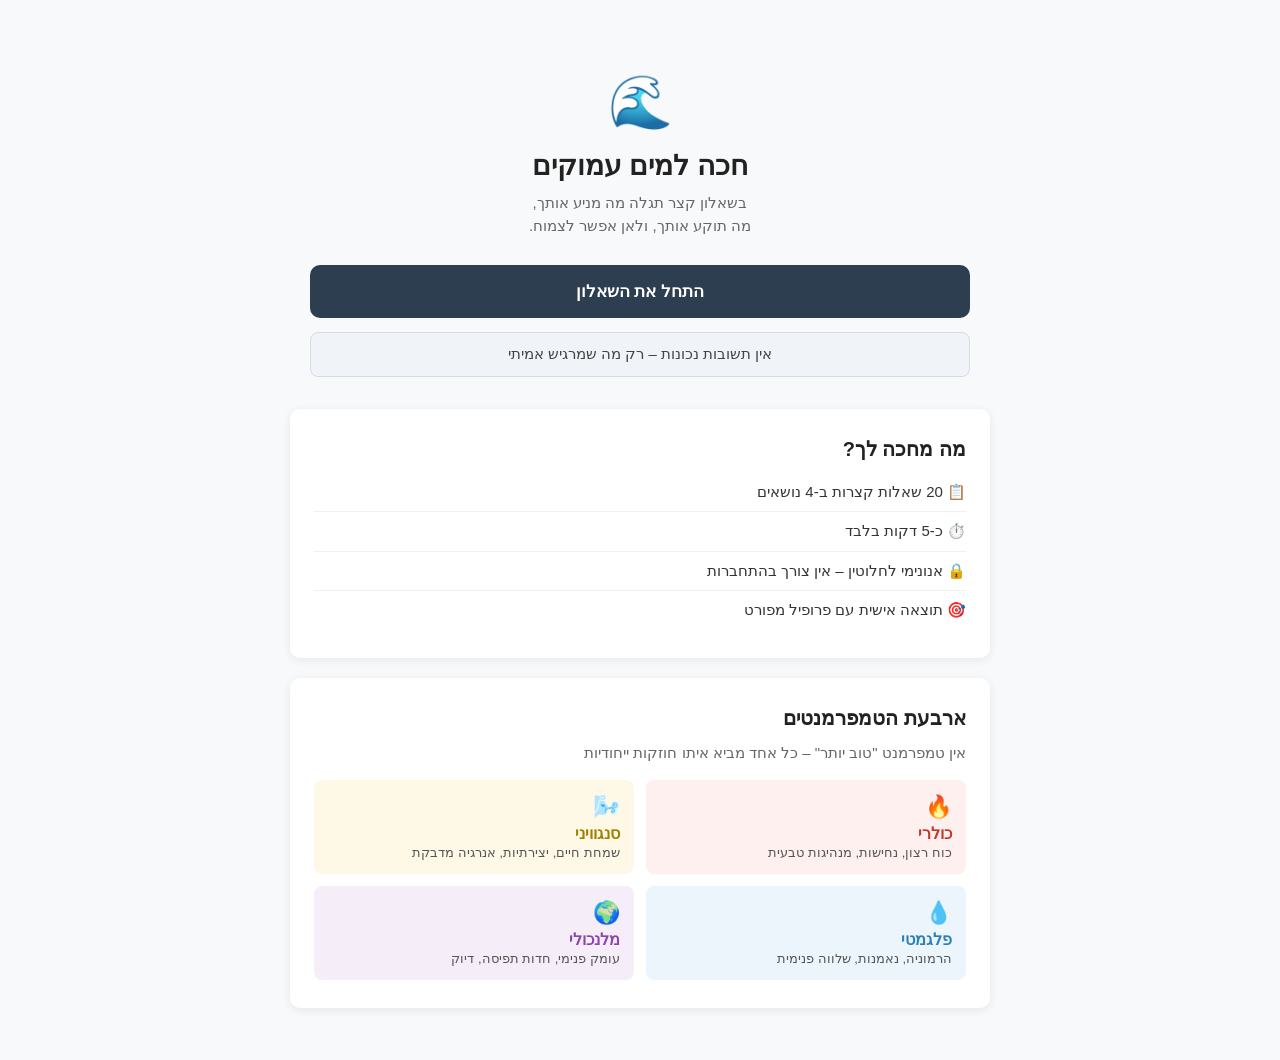
<file: index.html>
<!DOCTYPE html>
<html lang="he" dir="rtl">
<head>
  <meta charset="UTF-8">
  <meta name="viewport" content="width=device-width, initial-scale=1.0">
  <title>חכה למים עמוקים – שאלון טמפרמנט</title>
  <link rel="stylesheet" href="style.css">
</head>
<body>

  <div class="container">

    <!-- Hero -->
    <div class="hero">
      <div class="hero-emoji">🌊</div>
      <h1>חכה למים עמוקים</h1>
      <p class="subtitle">
        בשאלון קצר תגלה מה מניע אותך,<br>
        מה תוקע אותך, ולאן אפשר לצמוח.
      </p>
      <a href="questionnaire.html" class="btn btn-primary">התחל את השאלון</a>
      <p style="font-size:15px;color:#444;margin:14px 0 0;text-align:center;background:#F0F4F8;border:1px solid #D5DCE4;border-radius:8px;padding:10px 16px;line-height:1.5;">אין תשובות נכונות – רק מה שמרגיש אמיתי</p>
    </div>

    <!-- מידע על השאלון -->
    <div class="card">
      <h2>מה מחכה לך?</h2>
      <ul class="profile-list">
        <li>📋 20 שאלות קצרות ב-4 נושאים</li>
        <li>⏱️ כ-5 דקות בלבד</li>
        <li>🔒 אנונימי לחלוטין – אין צורך בהתחברות</li>
        <li>🎯 תוצאה אישית עם פרופיל מפורט</li>
      </ul>
    </div>

    <!-- ארבעת הטמפרמנטים -->
    <div class="card">
      <h2>ארבעת הטמפרמנטים</h2>
      <p class="subtitle" style="margin-bottom: 16px;">אין טמפרמנט "טוב יותר" – כל אחד מביא איתו חוזקות ייחודיות</p>
      <div style="display: grid; grid-template-columns: 1fr 1fr; gap: 12px;">
        <div style="background: #FEF0EF; border-radius: 8px; padding: 14px;">
          <div style="font-size: 22px;">🔥</div>
          <div style="font-weight: bold; color: var(--color-C); margin: 4px 0 2px;">כולרי</div>
          <div style="font-size: 13px; color: #555;">כוח רצון, נחישות, מנהיגות טבעית</div>
        </div>
        <div style="background: #FEF9E7; border-radius: 8px; padding: 14px;">
          <div style="font-size: 22px;">🌬️</div>
          <div style="font-weight: bold; color: #A08000; margin: 4px 0 2px;">סנגוויני</div>
          <div style="font-size: 13px; color: #555;">שמחת חיים, יצירתיות, אנרגיה מדבקת</div>
        </div>
        <div style="background: #EBF5FB; border-radius: 8px; padding: 14px;">
          <div style="font-size: 22px;">💧</div>
          <div style="font-weight: bold; color: var(--color-P); margin: 4px 0 2px;">פלגמטי</div>
          <div style="font-size: 13px; color: #555;">הרמוניה, נאמנות, שלווה פנימית</div>
        </div>
        <div style="background: #F5EEF8; border-radius: 8px; padding: 14px;">
          <div style="font-size: 22px;">🌍</div>
          <div style="font-weight: bold; color: var(--color-M); margin: 4px 0 2px;">מלנכולי</div>
          <div style="font-size: 13px; color: #555;">עומק פנימי, חדות תפיסה, דיוק</div>
        </div>
      </div>
    </div>


  </div>

</body>
</html>
</file>
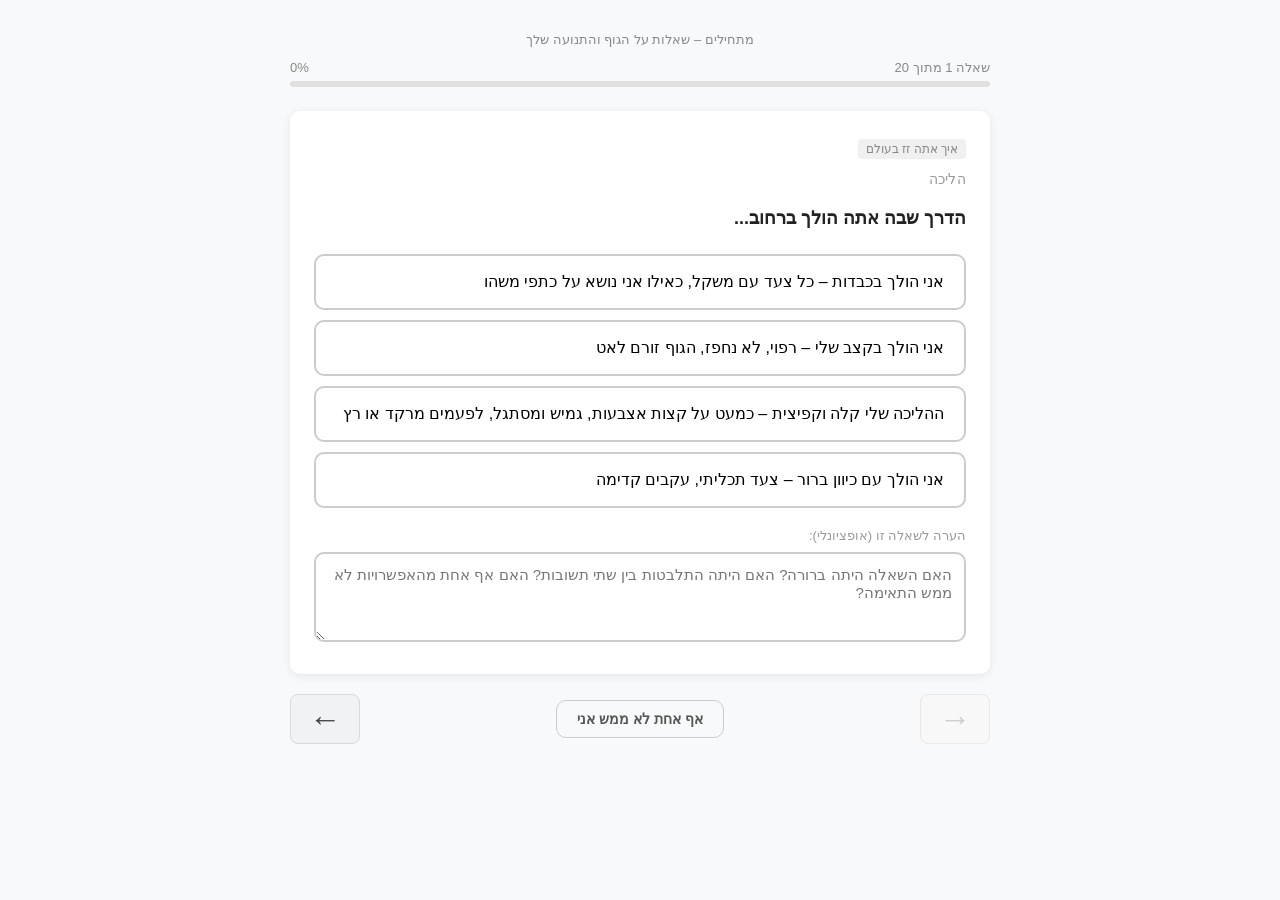
<file: questionnaire.html>
<!DOCTYPE html>
<html lang="he" dir="rtl">
<head>
  <meta charset="UTF-8">
  <meta name="viewport" content="width=device-width, initial-scale=1.0">
  <title>שאלון טמפרמנט – חכה למים עמוקים</title>
  <link rel="stylesheet" href="style.css">
  <style>
    /* ─── מצב טעינה ─── */
    #loading-screen {
      text-align: center;
      padding: 60px 20px;
      color: #888;
      font-size: 16px;
    }
    #loading-screen .spinner {
      font-size: 36px;
      display: block;
      margin-bottom: 16px;
      animation: spin 1.2s linear infinite;
    }
    @keyframes spin { to { transform: rotate(360deg); } }

    /* ─── כרטיס שאלה – כניסה ─── */
    #question-card {
      animation: fadeIn 0.25s ease;
    }
    @keyframes fadeIn { from { opacity: 0; transform: translateY(6px); } to { opacity: 1; transform: none; } }

    /* ─── שורת ניווט ─── */
    .nav-row {
      display: flex;
      justify-content: space-between;
      align-items: center;
      margin-top: 16px;
    }

    /* ─── מוני תשובות ─── */
    .answered-count {
      font-size: 12px;
      color: #aaa;
      text-align: center;
      margin-top: 10px;
    }
    .answered-count span {
      color: #27AE60;
      font-weight: bold;
    }
  </style>
</head>
<body>

<div class="container">

  <!-- מסך טעינה -->
  <div id="loading-screen">
    <i class="spinner">🌊</i>
    טוען שאלון...
  </div>

  <!-- תוכן השאלון (מוסתר עד טעינה) -->
  <div id="questionnaire-content" style="display:none;">

    <!-- ─── הודעת שלב דינמית ─── -->
    <div id="progress-message" style="font-size:13px;color:#888;text-align:center;margin-bottom:10px;min-height:18px;"></div>

    <!-- ─── Progress Bar ─── -->
    <div class="progress-wrap">
      <div class="progress-label">
        <span id="progress-text">שאלה 1 מתוך 20</span>
        <span id="progress-pct">0%</span>
      </div>
      <div class="progress-bar-bg">
        <div class="progress-bar-fill" id="progress-fill" style="width:0%"></div>
      </div>
    </div>

    <!-- ─── כרטיס שאלה ─── -->
    <div class="card" id="question-card">

      <!-- מטא -->
      <div class="category-badge" id="q-category"></div>
      <h2 id="q-topic" style="margin-bottom:10px;font-size:14px;font-weight:normal;color:#999;letter-spacing:0.3px;"></h2>
      <p id="q-text" style="margin-bottom:22px;font-size:18px;font-weight:bold;color:#222;line-height:1.5;"></p>

      <!-- תשובות -->
      <div id="answers-container"></div>

      <!-- הערה אופציונלית -->
      <div style="margin-top:18px;">
        <label style="font-size:13px;color:#999;">הערה לשאלה זו (אופציונלי):</label>
        <textarea class="feedback-area" id="q-feedback"
          placeholder="האם השאלה היתה ברורה? האם היתה התלבטות בין שתי תשובות? האם אף אחת מהאפשרויות לא ממש התאימה?"></textarea>
      </div>

    </div>

    <!-- ─── ניווט ─── -->
    <div class="nav-row">
      <button class="nav-arrow" id="btn-prev" onclick="navigate(-1)" title="שאלה קודמת">→</button>
      <button class="btn btn-secondary" id="btn-skip" onclick="navigate(1)">אף אחת לא ממש אני</button>
      <button class="nav-arrow" id="btn-next" onclick="navigate(1)" title="שאלה הבאה">←</button>
    </div>

    <!-- מונה תשובות -->
    <p class="answered-count" id="answered-count"></p>

    <!-- ─── כפתור סיום (מופיע בשאלה האחרונה) ─── -->
    <div style="margin-top:20px;display:none;" id="submit-wrap">
      <button class="btn btn-primary" onclick="submitQuestionnaire()">סיים וקבל תוצאה ←</button>
      <div class="error-msg" id="submit-error">
        ענית על <span id="err-count">0</span> שאלות. יש לענות על לפחות 12 לפני קבלת התוצאה.
      </div>
    </div>

  </div><!-- /questionnaire-content -->

</div><!-- /container -->

<script src="data.js"></script>
<script src="app.js"></script>
</body>
</html>
</file>
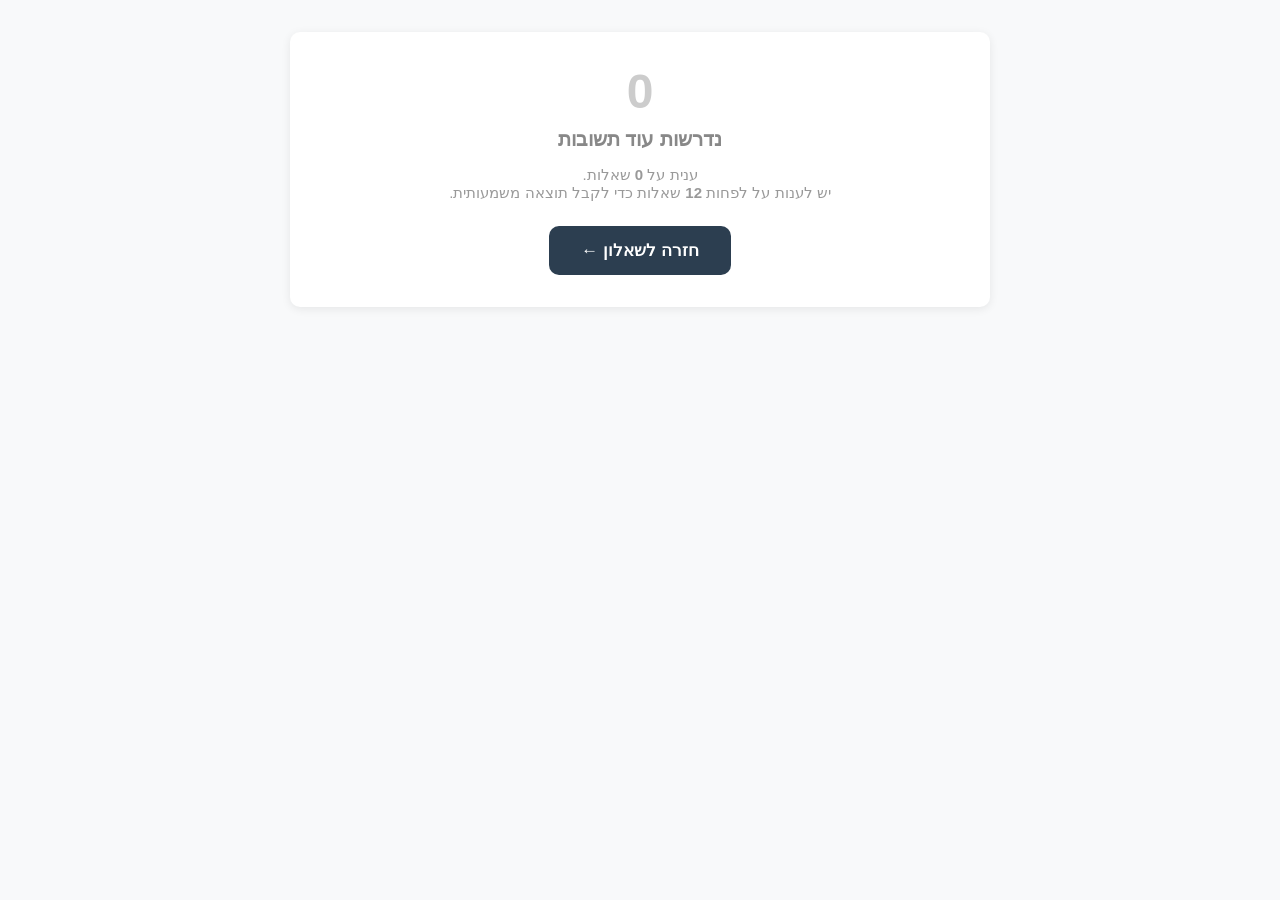
<file: results.html>
<!DOCTYPE html>
<html lang="he" dir="rtl">
<head>
  <meta charset="UTF-8">
  <meta name="viewport" content="width=device-width, initial-scale=1.0">
  <title>התוצאה שלך – חכה למים עמוקים</title>
  <link rel="stylesheet" href="style.css">
  <style>
    /* ─── הכרזת תוצאה ─── */
    .announcement-emoji {
      font-size: 56px;
      text-align: center;
      margin-bottom: 12px;
      animation: popIn 0.4s cubic-bezier(0.175, 0.885, 0.32, 1.275);
    }
    @keyframes popIn {
      from { transform: scale(0.5); opacity: 0; }
      to   { transform: scale(1);   opacity: 1; }
    }
    .announcement-name {
      text-align: center;
      font-size: 28px;
      font-weight: bold;
      margin-bottom: 4px;
    }
    .announcement-spark {
      text-align: center;
      font-size: 14px;
      color: #777;
      margin-bottom: 16px;
      line-height: 1.5;
    }
    .type-label {
      display: block;
      text-align: center;
      font-size: 13px;
      font-weight: bold;
      letter-spacing: 0.5px;
      padding: 5px 14px;
      border-radius: 20px;
      margin: 0 auto 8px;
      width: fit-content;
    }
    .type-pure         { background: #FEF0EF; color: #C0392B; }
    .type-mixed_clear  { background: #EAF4FF; color: #1a5f9e; }
    .type-mixed_unclear{ background: #FEF9E7; color: #7D6608; }
    .type-ambiguous    { background: #F4ECF7; color: #6C3483; }
    .type-too_few      { background: #FDFEFE; color: #566573; border: 1px solid #ccc; }

    .secondary-hint {
      text-align: center;
      font-size: 14px;
      color: #555;
      margin-bottom: 16px;
    }

    /* ─── גרף עמודות ─── */
    .score-bars     { margin: 20px 0 8px; }
    .score-row      { display: flex; align-items: center; gap: 10px; margin-bottom: 10px; }
    .score-label    { width: 80px; font-size: 13px; flex-shrink: 0; }
    .score-bar-bg   { flex: 1; height: 18px; background: #EBEBEB; border-radius: 4px; overflow: hidden; }
    .score-bar-fill { height: 100%; border-radius: 4px; transition: width 0.6s ease; }
    .score-pct      { width: 34px; text-align: left; font-size: 13px; color: #666; flex-shrink: 0; }

    /* ─── כרטיס too_few ─── */
    .toofew-card { text-align: center; padding: 32px 20px; }
    .toofew-card .big-num {
      font-size: 48px; font-weight: bold; color: #CCC; margin-bottom: 8px;
    }

    /* ─── פאנל דב לבדיקות ─── */
    #dev-panel {
      display: none;
      background: #F0F4F8;
      border: 1px dashed #AAA;
      border-radius: 8px;
      padding: 14px;
      margin-bottom: 16px;
    }
    #dev-panel h4 { margin: 0 0 10px; font-size: 13px; color: #666; }
    .dev-btn {
      display: inline-block;
      margin: 4px;
      padding: 6px 12px;
      border: 1px solid #999;
      border-radius: 6px;
      font-size: 12px;
      cursor: pointer;
      background: #fff;
    }
    .dev-btn:hover { background: #e8e8e8; }
  </style>
</head>
<body>

<div class="container">

  <!-- ─── פאנל בדיקות (מוצג רק כש-?dev=1) ─── -->
  <div id="dev-panel">
    <h4>🧪 מצב פיתוח – בדיקת כל מצבי התוצאה</h4>
    <button class="dev-btn" onclick="testResult('pure')">pure (כולרי 65%)</button>
    <button class="dev-btn" onclick="testResult('mixed_clear')">mixed_clear (כולרי 50%)</button>
    <button class="dev-btn" onclick="testResult('mixed_unclear')">mixed_unclear (כולרי 40%)</button>
    <button class="dev-btn" onclick="testResult('ambiguous')">ambiguous (פיזור)</button>
    <button class="dev-btn" onclick="testResult('too_few')">too_few (5 תשובות)</button>
  </div>

  <!-- ─── מסך: too_few ─── -->
  <div id="screen-too-few" style="display:none;">
    <div class="card toofew-card">
      <div class="big-num" id="toofew-count">5</div>
      <h2 style="color:#888; margin-bottom:10px;">נדרשות עוד תשובות</h2>
      <p style="color:#999; font-size:15px; margin-bottom:24px;">
        ענית על <strong id="toofew-answered">5</strong> שאלות.<br>
        יש לענות על לפחות <strong>12</strong> שאלות כדי לקבל תוצאה משמעותית.
      </p>
      <a href="questionnaire.html" class="btn btn-primary" style="display:inline-block;width:auto;padding:14px 32px;">
        חזרה לשאלון ←
      </a>
    </div>
  </div>

  <!-- ─── מסך: הכרזת תוצאה ─── -->
  <div id="screen-announcement" style="display:none;">

    <div class="card">
      <!-- אמוג'י + שם -->
      <div class="announcement-emoji" id="ann-emoji"></div>
      <div class="announcement-name"  id="ann-name"></div>
      <div class="announcement-tagline" id="ann-tagline" style="font-size:15px;color:#444;line-height:1.7;text-align:center;margin:6px 0 10px;white-space:pre-line;"></div>
      <div class="announcement-spark" id="ann-spark"></div>

      <!-- תווית סוג -->
      <span class="type-label" id="ann-type-badge"></span>

      <!-- אם מעורב: שם המשני -->
      <div class="secondary-hint" id="ann-secondary" style="display:none;"></div>

      <!-- פס צבע -->
      <div class="profile-color-bar" id="ann-color-bar" style="margin:16px 0;"></div>

      <!-- גרף עמודות -->
      <div class="score-bars">
        <div class="score-row">
          <div class="score-label">🔥 כולרי</div>
          <div class="score-bar-bg"><div class="score-bar-fill" id="bar-C" style="width:0%;background:var(--color-C)"></div></div>
          <div class="score-pct" id="pct-C">0%</div>
        </div>
        <div class="score-row">
          <div class="score-label">🌬️ סנגוויני</div>
          <div class="score-bar-bg"><div class="score-bar-fill" id="bar-S" style="width:0%;background:var(--color-S)"></div></div>
          <div class="score-pct" id="pct-S">0%</div>
        </div>
        <div class="score-row">
          <div class="score-label">💧 פלגמטי</div>
          <div class="score-bar-bg"><div class="score-bar-fill" id="bar-P" style="width:0%;background:var(--color-P)"></div></div>
          <div class="score-pct" id="pct-P">0%</div>
        </div>
        <div class="score-row">
          <div class="score-label">🌍 מלנכולי</div>
          <div class="score-bar-bg"><div class="score-bar-fill" id="bar-M" style="width:0%;background:var(--color-M)"></div></div>
          <div class="score-pct" id="pct-M">0%</div>
        </div>
      </div>

      <!-- הסבר קצר לפי מצב -->
      <div id="ann-explanation" style="font-size:14px;color:#666;margin:12px 0 4px;line-height:1.6;text-align:center;"></div>

      <!-- disclaimer מתחת לגרף -->
      <div id="ann-disclaimer" style="font-size:13px;color:#999;text-align:center;margin:0 0 20px;line-height:1.5;"></div>

      <!-- טקסט מעל כפתור הפרופיל -->
      <p style="font-size:14px;color:#555;text-align:center;line-height:1.65;margin:0 0 14px;">
        הזיהוי הוא רק הצעד הראשון.<br>
        בפרופיל האישי תוכל לראות איך הטמפרמנט הזה מתבטא בתוכך,
        במפגש עם אחרים, ובמקומות שבהם אפשר לגדול.
      </p>

      <!-- כפתור למעבר לפרופיל -->
      <button class="btn btn-primary" onclick="showFullProfile()">
        לפרופיל האישי שלי ←
      </button>
    </div>
  </div>

  <!-- ─── מסך: פרופיל מלא (שלב 6) ─── -->
  <div id="screen-profile" style="display:none;">

    <!-- כרטיס כותרת מקוצר -->
    <div class="card" style="padding:16px 20px;margin-bottom:12px;">
      <div style="display:flex;align-items:center;gap:10px;">
        <span id="prof-emoji" style="font-size:28px;"></span>
        <div>
          <div id="prof-name" style="font-weight:bold;font-size:18px;"></div>
          <div id="prof-spark" style="font-size:13px;color:#888;"></div>
        </div>
      </div>
    </div>

    <!-- טאבים -->
    <div class="card">
      <div class="tabs">
        <button class="tab-btn active" onclick="switchTab('built',this)">כך אני בנוי</button>
        <button class="tab-btn" onclick="switchTab('relations',this)">כך אני ביחסים</button>
        <button class="tab-btn" onclick="switchTab('works',this)">מה עובד איתי</button>
        <button class="tab-btn" onclick="switchTab('growth',this)">מתנות וצמיחה</button>
      </div>
      <div id="tab-built"     class="tab-panel active"><ul class="profile-list" id="list-built"></ul></div>
      <div id="tab-relations" class="tab-panel"><ul class="profile-list" id="list-relations"></ul></div>
      <div id="tab-works"     class="tab-panel"><ul class="profile-list" id="list-works"></ul></div>
      <div id="tab-growth"    class="tab-panel"><ul class="profile-list" id="list-growth"></ul></div>

      <!-- כרטיס טמפרמנט משני -->
      <div class="secondary-card" id="secondary-card" style="display:none;">
        <h3 id="secondary-title"></h3>
        <p  id="secondary-spark" style="font-size:14px;color:#555;line-height:1.5;margin:0;"></p>
      </div>
    </div>

    <!-- דירוג – רק לטהורים -->
    <div class="card" id="rating-card" style="display:none;">
      <h3 style="margin-bottom:6px;">עד כמה הפרופיל מרגיש נכון לך?</h3>
      <p style="font-size:13px;color:#999;margin:0 0 10px;">1 = בכלל לא מדויק &nbsp;·&nbsp; 5 = מדויק מאוד</p>
      <div style="display:flex;align-items:center;gap:12px;flex-wrap:wrap;">
        <div class="stars" id="stars-container">
          <span class="star" onclick="rateStar(1)">★</span>
          <span class="star" onclick="rateStar(2)">★</span>
          <span class="star" onclick="rateStar(3)">★</span>
          <span class="star" onclick="rateStar(4)">★</span>
          <span class="star" onclick="rateStar(5)">★</span>
        </div>
        <span id="rating-confirm" style="display:none;font-size:14px;color:#27AE60;">✓ תודה!</span>
      </div>
    </div>

    <!-- פידבק חופשי -->
    <div class="card">
      <h3 style="margin-bottom:8px;">משהו פגש אותך?</h3>
      <p style="font-size:14px;color:#777;margin:0 0 8px;line-height:1.5;">
        יש משפט שתפס אותך במיוחד? נשמח לדעת.
      </p>
      <textarea class="feedback-area" id="profile-feedback"
        placeholder="שתף אותנו ברגע שנגע בך..."></textarea>
      <div style="display:flex;align-items:center;gap:12px;margin-top:10px;">
        <button class="btn btn-secondary" onclick="submitProfileFeedback()">שלח</button>
        <span id="feedback-confirm" style="display:none;font-size:14px;color:#27AE60;">✓ תודה! הפידבק נשמר.</span>
      </div>
    </div>

    <!-- מה בהמשך -->
    <div class="card" style="background:#F8F9FA;border:1px solid #E8EAEC;">
      <h3 style="margin-bottom:10px;font-size:16px;">מה בהמשך</h3>
      <p style="font-size:14px;color:#555;line-height:1.75;margin:0;">
        בהמשך נפתח גם את החלק של "ביני לבין אחר", שבו תוכל לראות איך הטמפרמנט שלך פוגש אנשים אחרים, ואיך נכון יותר ליצור חיבור, להתמודד עם חיכוך, ולדבר בשפה שנשמעת.
      </p>
    </div>

    <div style="text-align:center;margin-top:8px;padding-bottom:24px;">
      <a href="index.html" class="btn btn-secondary">חזרה לדף הבית</a>
    </div>

  </div><!-- /screen-profile -->

</div><!-- /container -->

<script src="data.js"></script>
<script src="app.js"></script>
</body>
</html>
</file>
<file: style.css>
/* ===== RTL + בסיס ===== */
html, body {
  direction: rtl;
  font-family: "Segoe UI", Arial, sans-serif;
  font-size: 16px;
  background: #F8F9FA;
  margin: 0;
  padding: 0;
  color: #222;
}

/* ===== צבעי טמפרמנטים ===== */
:root {
  --color-C: #C0392B;  /* כולרי  – אדום  */
  --color-S: #D4AC0D;  /* סנגוויני – צהוב */
  --color-P: #2980B9;  /* פלגמטי – כחול  */
  --color-M: #8E44AD;  /* מלנכולי – סגול */
  --radius: 10px;
  --shadow: 0 2px 10px rgba(0,0,0,0.08);
}

/* ===== מיכל מרכזי ===== */
.container {
  max-width: 700px;
  margin: 0 auto;
  padding: 32px 24px;
}

/* ===== כרטיס ===== */
.card {
  background: #fff;
  border-radius: var(--radius);
  box-shadow: var(--shadow);
  padding: 28px 24px;
  margin-bottom: 20px;
}

/* ===== כותרות ===== */
h1 { font-size: 26px; margin: 0 0 8px; }
h2 { font-size: 20px; margin: 0 0 12px; }
h3 { font-size: 17px; margin: 0 0 8px; }

.subtitle {
  font-size: 15px;
  color: #666;
  margin: 0 0 24px;
  line-height: 1.5;
}

/* ===== כפתורים ===== */
.btn {
  display: inline-block;
  padding: 14px 28px;
  border: none;
  border-radius: var(--radius);
  font-size: 16px;
  font-weight: bold;
  cursor: pointer;
  text-decoration: none;
  transition: opacity 0.2s, transform 0.1s;
}
.btn:active { transform: scale(0.98); }

.btn-primary {
  background: #2C3E50;
  color: #fff;
  width: 100%;
  text-align: center;
  box-sizing: border-box;
  font-size: 17px;
  padding: 16px;
}
.btn-primary:hover { opacity: 0.88; }

.btn-secondary {
  background: transparent;
  color: #555;
  border: 1px solid #ccc;
  font-size: 14px;
  padding: 10px 20px;
}
.btn-secondary:hover { background: #f0f0f0; }

/* ===== כפתורי תשובה ===== */
.answer-btn {
  display: block;
  width: 100%;
  min-height: 56px;
  margin: 10px 0;
  padding: 14px 20px;
  text-align: right;
  border: 2px solid #CCC;
  border-radius: var(--radius);
  background: #FFF;
  cursor: pointer;
  font-size: 16px;
  font-family: inherit;
  line-height: 1.4;
  transition: border-color 0.15s, background 0.15s;
  box-sizing: border-box;
}
.answer-btn:hover  { border-color: #27AE60; background: #f5fdf7; }
.answer-btn.selected { background: #D5F5E3; border-color: #27AE60; }

/* ===== Progress Bar ===== */
.progress-wrap {
  margin-bottom: 24px;
}
.progress-label {
  font-size: 13px;
  color: #888;
  margin-bottom: 6px;
  display: flex;
  justify-content: space-between;
}
.progress-bar-bg {
  height: 6px;
  background: #E0E0E0;
  border-radius: 3px;
  overflow: hidden;
}
.progress-bar-fill {
  height: 100%;
  background: #27AE60;
  border-radius: 3px;
  transition: width 0.3s ease;
}

/* ===== ניווט בין שאלות ===== */
.nav-row {
  display: flex;
  justify-content: space-between;
  align-items: center;
  margin-top: 20px;
}
.nav-arrow {
  background: #F0F2F4;
  border: 1px solid #D5D8DC;
  font-size: 32px;
  cursor: pointer;
  color: #444;
  padding: 8px 18px;
  line-height: 1;
  border-radius: 8px;
  transition: background 0.15s, border-color 0.15s;
}
.nav-arrow:hover  { background: #E2E6EA; border-color: #BDC3C7; }
.nav-arrow:disabled { color: #ccc; cursor: default; background: #F8F8F8; border-color: #E8E8E8; }
.nav-arrow:disabled:hover { background: #F8F8F8; border-color: #E8E8E8; }

/* ===== תגית קטגוריה ===== */
.category-badge {
  display: inline-block;
  font-size: 12px;
  color: #888;
  background: #F0F0F0;
  border-radius: 4px;
  padding: 3px 8px;
  margin-bottom: 12px;
}

/* ===== טאבים – breadcrumb chevron ===== */
.tabs {
  display: flex;
  gap: 4px;
  margin-bottom: 24px;
  overflow-x: auto;
  -webkit-overflow-scrolling: touch;
  padding-bottom: 2px;
}

.tab-btn {
  /* chevron מצביע שמאלה */
  clip-path: polygon(0% 50%, 16px 0%, 100% 0%, 100% 100%, 16px 100%);
  padding: 12px 16px 12px 30px;
  min-height: 44px;
  min-width: 0;
  flex: 1;
  font-size: 14px;
  font-family: inherit;
  cursor: pointer;
  color: rgba(255,255,255,0.82);
  font-weight: 600;
  border: none;
  border-radius: 0;
  white-space: nowrap;
  text-align: center;
  filter: brightness(0.80);
  transition: filter 0.2s, color 0.2s;
}

/* גוונים מבהיר (ימין) לכהה (שמאל) */
.tab-btn:nth-child(1) { background: #6FCF97; } /* כך אני בנוי   */
.tab-btn:nth-child(2) { background: #27AE60; } /* כך אני ביחסים */
.tab-btn:nth-child(3) { background: #1E8449; } /* מה עובד איתי  */
.tab-btn:nth-child(4) {                        /* מתנות וצמיחה  */
  background: #145A32;
  /* האחרון מימין – ללא חץ שמאלי */
  clip-path: polygon(0% 0%, 100% 0%, 100% 100%, 0% 100%);
  padding-left: 16px;
}

.tab-btn.active {
  filter: brightness(1.08);
  color: #fff;
  font-weight: bold;
  text-shadow: 0 1px 3px rgba(0,0,0,0.25);
}

.tab-btn:hover:not(.active) {
  filter: brightness(0.93);
  color: rgba(255,255,255,0.95);
}

.tab-panel { display: none; }
.tab-panel.active { display: block; }

/* ===== bullet list בפרופיל ===== */
.profile-list {
  list-style: none;
  padding: 0;
  margin: 0;
}
.profile-list li {
  padding: 8px 0;
  border-bottom: 1px solid #F0F0F0;
  font-size: 15px;
  line-height: 1.5;
  color: #333;
}
.profile-list li:last-child { border-bottom: none; }

/* ===== כרטיס טמפרמנט טהור ===== */
.profile-header {
  display: flex;
  align-items: center;
  gap: 12px;
  margin-bottom: 16px;
}
.profile-emoji { font-size: 36px; line-height: 1; }
.profile-name  { font-size: 22px; font-weight: bold; }
.profile-spark { font-size: 14px; color: #666; margin-top: 2px; }
.profile-color-bar {
  height: 4px;
  border-radius: 2px;
  margin-bottom: 20px;
}

/* ===== כרטיס משני ===== */
.secondary-card {
  background: #F8F9FA;
  border-radius: var(--radius);
  padding: 16px;
  margin-top: 20px;
  border-right: 4px solid #ccc;
}
.secondary-card h3 { margin-bottom: 8px; font-size: 15px; }

/* ===== הדף הראשי – hero ===== */
.hero {
  text-align: center;
  padding: 40px 20px 32px;
}
.hero-emoji { font-size: 52px; margin-bottom: 16px; }
.hero h1   { font-size: 28px; margin-bottom: 10px; }
.hero .subtitle { max-width: 420px; margin: 0 auto 28px; }

/* ===== תגית ניצוץ תוצאה ===== */
.result-type-badge {
  display: inline-block;
  font-size: 13px;
  padding: 4px 12px;
  border-radius: 20px;
  background: #EAF4FF;
  color: #1a5f9e;
  margin-bottom: 16px;
}

/* ===== גרף עמודות ===== */
.score-bars { margin: 16px 0; }
.score-row {
  display: flex;
  align-items: center;
  gap: 10px;
  margin-bottom: 10px;
  font-size: 14px;
}
.score-label { width: 72px; flex-shrink: 0; }
.score-bar-bg {
  flex: 1;
  height: 20px;
  background: #EBEBEB;
  border-radius: 4px;
  overflow: hidden;
}
.score-bar-fill {
  height: 100%;
  border-radius: 4px;
  transition: width 0.5s ease;
}
.score-pct { width: 36px; text-align: left; font-size: 13px; color: #666; flex-shrink: 0; }

/* ===== textarea פידבק ===== */
.feedback-area {
  width: 100%;
  min-height: 90px;
  border: 2px solid #CCC;
  border-radius: var(--radius);
  padding: 12px;
  font-size: 15px;
  font-family: inherit;
  direction: rtl;
  resize: vertical;
  box-sizing: border-box;
  margin-top: 8px;
  transition: border-color 0.15s;
}
.feedback-area:focus { outline: none; border-color: #2980B9; }

/* ===== כוכבי דירוג ===== */
.stars { display: flex; gap: 6px; margin: 10px 0; }
.star {
  font-size: 28px;
  cursor: pointer;
  color: #CCC;
  transition: color 0.15s;
  line-height: 1;
}
.star.active, .star:hover { color: #F1C40F; }

/* ===== הודעת שגיאה ===== */
.error-msg {
  background: #FADBD8;
  color: #922B21;
  border-radius: 8px;
  padding: 12px 16px;
  font-size: 14px;
  margin-top: 12px;
  display: none;
}
.error-msg.visible { display: block; }

/* ===== רספונסיבי ===== */
@media (max-width: 600px) {
  .container { padding: 16px 14px; }
  .card      { padding: 20px 16px; }
  h1         { font-size: 22px; }
  .hero h1   { font-size: 22px; }
  .hero-emoji { font-size: 44px; }
  .answer-btn { min-height: 64px; font-size: 16px; }
  .nav-arrow  { font-size: 28px; padding: 8px 14px; }
  .tab-btn {
    font-size: 12px;
    padding: 10px 12px 10px 24px;
    clip-path: polygon(0% 50%, 12px 0%, 100% 0%, 100% 100%, 12px 100%);
  }
  .tab-btn:nth-child(4) {
    clip-path: polygon(0% 0%, 100% 0%, 100% 100%, 0% 100%);
    padding-left: 12px;
  }
  .profile-name { font-size: 19px; }
}
</file>
